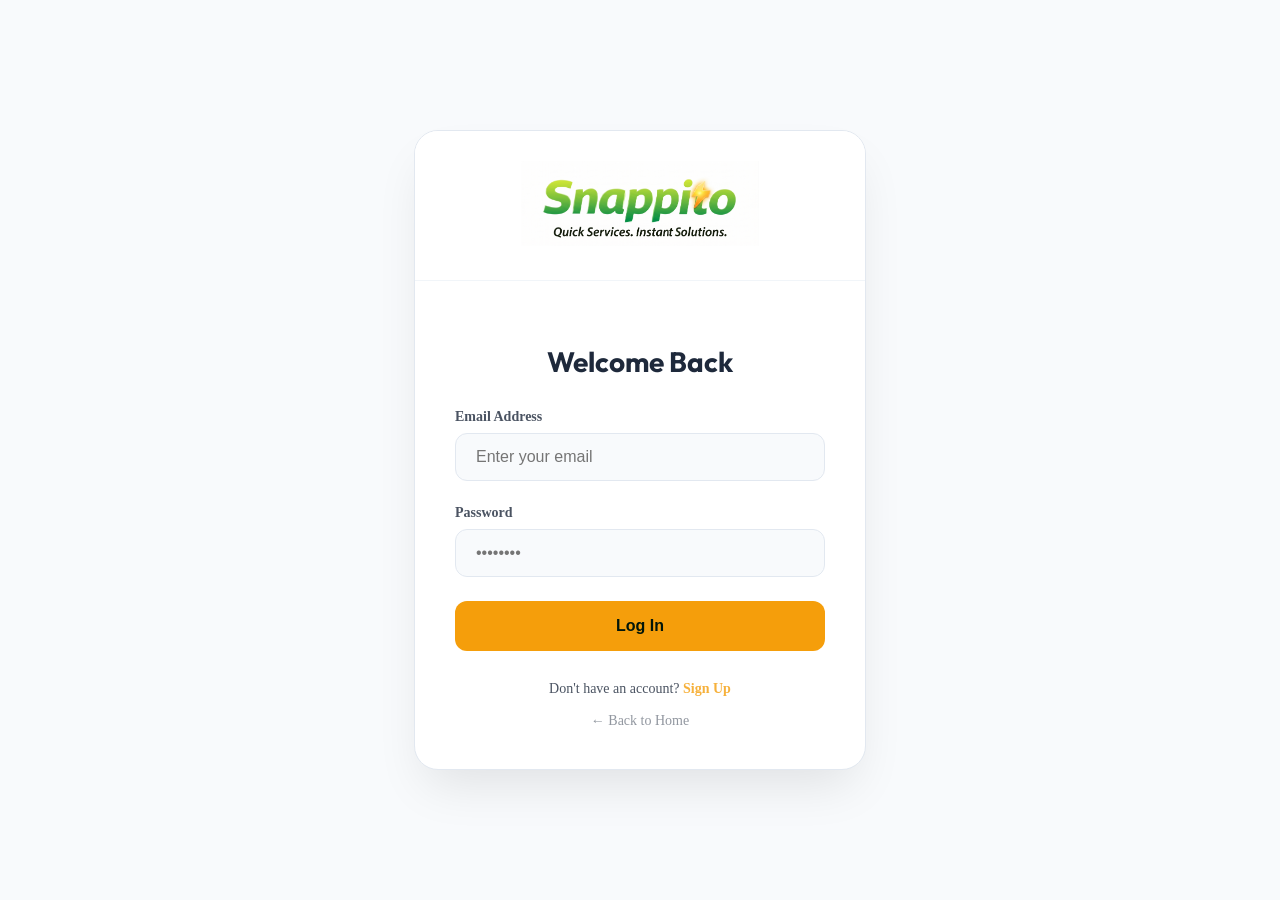
<file: dashboard.html>
<!DOCTYPE html>
<html lang="en">
<head>
  <meta charset="UTF-8">
  <meta name="viewport" content="width=device-width, initial-scale=1.0">
  <title>Dashboard - Snappito</title>
  <link href="https://fonts.googleapis.com/css2?family=Outfit:wght@400;600;800&family=Inter:wght@300;400;500;600&display=swap" rel="stylesheet">
  <link rel="stylesheet" href="https://cdnjs.cloudflare.com/ajax/libs/font-awesome/6.0.0/css/all.min.css">
  <link rel="stylesheet" href="src/components/ui/Toast.css">
  <style>
    :root {
      --primary:      #10b981;
      --primary-dark: #02160a;
      --secondary:    #f59e0b;
      --bg-slate:     #f8fafc;
      --card-bg:      #ffffff;
      --text-main:    #1e293b;
      --text-muted:   #64748b;
      --border:       #e2e8f0;
    }
    *, *::before, *::after { box-sizing: border-box; margin: 0; padding: 0; }
    body { font-family: 'Inter', sans-serif; background: var(--bg-slate); color: var(--text-main); line-height: 1.5; }
    h1, h2, h3, h4 { font-family: 'Outfit', sans-serif; }
    
    .dashboard-layout { display: grid; grid-template-columns: 280px 1fr; min-height: 100vh; }
    
    /* Sidebar */
    .sidebar { background: white; color: var(--text-main); padding: 40px 20px; display: flex; flex-direction: column; border-right: 1px solid var(--border); }
    .nav-item { padding: 16px 20px; border-radius: 12px; margin-bottom: 8px; cursor: pointer; display: flex; align-items: center; gap: 12px; transition: 0.2s; color: var(--text-muted); font-weight: 500; }
    .nav-item:hover, .nav-item.active { background: #f0fdf4; color: var(--primary); }
    .logout-btn { margin-top: auto; color: #f87171; border-top: 1px solid var(--border); padding-top: 20px; }

    /* Main Content */
    .main-content { padding: 40px 60px; overflow-y: auto; }
    .header { display: flex; justify-content: space-between; align-items: center; margin-bottom: 40px; }
    .user-pill { display: flex; align-items: center; gap: 12px; background: white; padding: 10px 20px; border-radius: 50px; box-shadow: 0 4px 6px -1px rgba(0,0,0,0.05); }
    .avatar { width: 40px; height: 40px; border-radius: 50%; object-fit: cover; }

    /* Stats Grid */
    .stats-grid { display: grid; grid-template-columns: repeat(3, 1fr); gap: 24px; margin-bottom: 40px; }
    .stat-card { background: white; padding: 30px; border-radius: 24px; border: 1px solid var(--border); }
    .stat-label { font-size: 14px; color: var(--text-muted); margin-bottom: 8px; display: block; }
    .stat-value { font-size: 32px; font-weight: 800; color: var(--primary-dark); }
    .stat-btn { margin-top: 16px; padding: 10px 20px; border-radius: 50px; border: none; background: #ecfdf5; color: var(--primary); font-weight: 600; cursor: pointer; font-size: 13px; }

    /* Tables & Cards */
    .content-card { background: white; padding: 40px; border-radius: 32px; border: 1px solid var(--border); box-shadow: 0 10px 15px -3px rgba(0,0,0,0.05); }
    .section-title { font-size: 20px; font-weight: 800; margin-bottom: 24px; display: flex; justify-content: space-between; align-items: center; }
    
    .booking-item { display: flex; align-items: center; justify-content: space-between; padding: 20px; border-radius: 16px; border: 1px solid var(--border); margin-bottom: 16px; background: #fff; transition: 0.2s; }
    .booking-item:hover { border-color: var(--primary); transform: translateX(5px); }
    .status-badge { padding: 6px 12px; border-radius: 50px; font-size: 12px; font-weight: 700; text-transform: uppercase; }
    .status-pending { background: #fffbeb; color: #d97706; }
    .status-confirmed { background: #ecfdf5; color: #059669; }

    .loader-container { position: fixed; inset: 0; background: white; z-index: 100; display: flex; align-items: center; justify-content: center; }
    .btn-secondary { background: var(--secondary); color: white; padding: 12px 24px; border-radius: 50px; border: none; font-weight: 700; cursor: pointer; }

    /* Modal */
    .modal { position: fixed; inset: 0; background: rgba(0,0,0,0.5); backdrop-filter: blur(4px); display: none; align-items: center; justify-content: center; z-index: 1000; }

    /* Role Guards */
    .hidden { display: none !important; }
  </style>
</head>
<body>

<div id="loader" class="loader-container">
    <div style="text-align: center;">
        <h2 style="font-family: 'Outfit'; color: var(--primary-dark);">Loading Dashboard...</h2>
    </div>
</div>

<div class="dashboard-layout" id="content" style="display: none;">
  <!-- Sidebar -->
  <aside class="sidebar">
    <div style="margin-bottom: 50px; cursor: pointer; height: 75px; text-align: center; display: flex; align-items: center; justify-content: center;" onclick="window.location.href='index.html'">
      <img src="src/assets/images/logo_white_bg.png" alt="Snappito" style="height: 100%; width: auto; object-fit: contain;">
    </div>
    <nav id="sidebar-nav">
      <div class="nav-item active" onclick="switchSection('overview', this)"><i class="fas fa-th-large"></i> Overview</div>
      <div class="nav-item customer-only" onclick="switchSection('bookings', this)"><i class="fas fa-calendar-alt"></i> My Bookings</div>
      <div class="nav-item pro-only pro-only-nav" style="display: none;" onclick="switchSection('pro-schedule', this)"><i class="fas fa-clipboard-check"></i> Pro Schedule</div>
      <div class="nav-item customer-only" onclick="switchSection('addresses', this)"><i class="fas fa-map-marker-alt"></i> Addresses</div>
      <div class="nav-item" onclick="switchSection('wallet', this)"><i class="fas fa-wallet"></i> Wallet History</div>
      <div class="nav-item" onclick="switchSection('settings', this)"><i class="fas fa-cog"></i> Settings</div>
    </nav>
    <div class="nav-item logout-btn" onclick="logout()"><i class="fas fa-sign-out-alt"></i> Logout</div>
  </aside>

  <!-- Main Content -->
  <main class="main-content">
    <header class="header">
      <div>
        <h1 id="welcome-text">Hi, User!</h1>
        <p style="color: var(--text-muted);">Manage your services and bookings in one place.</p>
      </div>
      <div class="user-pill">
        <span id="header-email" style="font-size: 14px; font-weight: 500;"></span>
        <img id="header-avatar" src="" alt="Avatar" class="avatar">
      </div>
    </header>

    <div id="overview-section" class="dashboard-section">
      <!-- Customer Overview Stats -->
      <div id="wallet-section" class="stats-grid customer-only">
        <div class="stat-card">
          <span class="stat-label">Wallet Balance</span>
          <div class="stat-value">₹<span id="wallet-balance">0.00</span></div>
          <button class="stat-btn" onclick="openWalletModal()">+ Top Up Wallet</button>
        </div>
        <div class="stat-card">
          <span class="stat-label">Active Bookings</span>
          <div class="stat-value" id="active-bookings-count-cust">0</div>
          <span style="font-size: 12px; color: var(--primary);">Showing next scheduled</span>
        </div>
        <div class="stat-card" style="background: var(--primary-dark); color: white;">
          <span class="stat-label" style="color: rgba(255,255,255,0.7);">Rewards Earned</span>
          <div class="stat-value" style="color: white;">₹450</div>
          <span style="font-size: 12px; color: var(--primary);">Gold Member</span>
        </div>
      </div>

      <!-- Pro Overview Stats (New) -->
      <div id="pro-stats-grid" class="stats-grid pro-only" style="display: none;">
        <div class="stat-card">
          <span class="stat-label">Jobs Assigned (Today)</span>
          <div class="stat-value" id="active-bookings-count-pro">0</div>
          <button class="stat-btn" onclick="switchSection('pro-schedule', document.querySelector('.pro-only-nav'))">View Full Schedule</button>
        </div>
        <div class="stat-card">
          <span class="stat-label">Professional Rating</span>
          <div class="stat-value">4.9/5.0</div>
          <span style="font-size: 12px; color: var(--secondary);">Top Rated Expert</span>
        </div>
        <div class="stat-card" style="background: var(--primary-dark); color: white;">
          <span class="stat-label" style="color: rgba(255,255,255,0.7);">Earnings (This Month)</span>
          <div class="stat-value" style="color: white;">₹12,450</div>
          <span style="font-size: 12px; color: var(--primary);">Payout scheduled for 25th</span>
        </div>
      </div>

      <div class="content-card customer-only">
        <div class="section-title">
          <span>Recent Bookings</span>
          <button id="new-booking-btn" class="btn-secondary" style="font-size: 13px; padding: 8px 20px;" onclick="window.location.href='index.html#services'">New Booking</button>
        </div>
        <div id="booking-list-small"></div>
      </div>
      
      <!-- Pro Shortcut Card (New) -->
      <div class="content-card pro-only" style="display: none;">
        <div class="section-title">
           <span>Job Overview</span>
           <span style="font-size: 12px; font-weight: normal; color: var(--text-muted);">Real-time assignment feed</span>
        </div>
        <div id="pro-schedule-preview" style="display: grid; gap: 10px;">
             <!-- Preview of next job will be injected here -->
             <p style="color: var(--text-muted);">Please use the "Pro Schedule" tab for full job management.</p>
        </div>
      </div>
    </div>

    <div id="bookings-section" class="dashboard-section" style="display: none;">
      <div class="content-card">
        <div class="section-title"><span>Full Booking History</span></div>
        <div id="booking-list-full"></div>
      </div>
    </div>

    <div id="addresses-section" class="dashboard-section" style="display: none;">
      <div class="content-card">
        <div class="section-title">
          <span>My Saved Addresses</span>
          <button class="stat-btn" onclick="openAddressModal()">+ Add New</button>
        </div>
        <div id="address-list-full" style="display: grid; grid-template-columns: 1fr 1fr; gap: 20px;"></div>
      </div>
    </div>

    <!-- Pro Section -->
    <div id="pro-schedule-section" class="dashboard-section" style="display: none;">
      <div class="content-card">
        <div class="section-title">
          <span>Upcoming Assigned Jobs</span>
          <span style="font-size: 13px; font-weight: normal; color: var(--text-muted);"><i class="fas fa-sync-alt" onclick="window.loadProSchedule && window.loadProSchedule()" style="cursor: pointer;"></i> Refresh</span>
        </div>
        <div id="pro-schedule-list" style="display: grid; gap: 15px;"></div>
      </div>
    </div>
    
    <div style="text-align: center; padding: 20px; opacity: 0.3; font-size: 10px; font-weight: 800;">DASHBOARD v3.0 ACTIVE</div>
  </main>
</div>

<!-- Modals -->
<div id="wallet-modal" class="modal">
    <div class="content-card" style="width: 400px;">
        <h3>Top Up Wallet</h3>
        <p style="margin-bottom: 20px; font-size: 14px; color: var(--text-muted);">Funds are added instantly to your Snappito wallet.</p>
        <input type="number" id="topup-amount" placeholder="Enter amount (Min ₹100)" style="width: 100%; padding: 15px; border-radius: 12px; border: 1px solid var(--border); margin-bottom: 20px;">
        <div style="display: flex; gap: 10px;">
            <button class="btn-secondary" style="flex: 1;" onclick="handleTopup()">Proceed</button>
            <button class="stat-btn" style="flex: 1;" onclick="closeModal('wallet-modal')">Cancel</button>
        </div>
    </div>
</div>

<div id="address-modal" class="modal">
    <div class="content-card" style="width: 500px;">
        <h3>Add New Address</h3>
        <p style="margin-bottom: 20px; font-size: 14px; color: var(--text-muted);">Save your location for faster service bookings.</p>
        <div style="display: grid; gap: 12px;">
            <input type="text" id="addr-label" placeholder="Address Label (e.g. Home, Office, Parents)" style="padding: 12px; border-radius: 8px; border: 1px solid var(--border);">
            <div style="display: grid; grid-template-columns: 1fr 1fr; gap: 12px;">
                <input type="text" id="addr-hno" placeholder="House / Flat No." style="padding: 12px; border-radius: 8px; border: 1px solid var(--border);">
                <input type="text" id="addr-landmark" placeholder="Landmark" style="padding: 12px; border-radius: 8px; border: 1px solid var(--border);">
            </div>
            <input type="text" id="addr-area" placeholder="Area / Locality / Sector" style="padding: 12px; border-radius: 8px; border: 1px solid var(--border);">
            <div style="display: grid; grid-template-columns: 1fr 1fr; gap: 12px;">
                <input type="text" id="addr-city" placeholder="City" style="padding: 12px; border-radius: 8px; border: 1px solid var(--border);">
                <input type="text" id="addr-state" placeholder="State" style="padding: 12px; border-radius: 8px; border: 1px solid var(--border);">
            </div>
            <input type="text" id="addr-zip" placeholder="Zip Code (6 Digits)" maxlength="6" style="padding: 12px; border-radius: 8px; border: 1px solid var(--border);">
            <div style="display: flex; align-items: center; gap: 10px; margin: 10px 0;">
                <input type="checkbox" id="addr-default"> <span>Set as default address</span>
            </div>
        </div>
        <div style="display: flex; gap: 10px; margin-top: 20px;">
            <button class="btn-secondary" style="flex: 1;" onclick="submitAddress()">Save Address</button>
            <button class="stat-btn" style="flex: 1;" onclick="closeModal('address-modal')">Cancel</button>
        </div>
    </div>
</div>

<script src="src/components/ui/Toast.js"></script>
<script>
    window.switchSection = (section, el) => {
        // 1. Force active state
        const items = document.getElementsByClassName('nav-item');
        for (let i = 0; i < items.length; i++) { items[i].classList.remove('active'); }
        el.classList.add('active');

        // 2. Force hide all specific IDs
        const sections = ['overview-section', 'bookings-section', 'addresses-section', 'pro-schedule-section'];
        sections.forEach(id => {
            const s = document.getElementById(id);
            if (s) s.style.display = 'none';
        });

        // 3. Force show target
        const targetId = section + '-section';
        const target = document.getElementById(targetId);
        if (target) {
            target.style.display = 'block';
        } else {
            document.getElementById('overview-section').style.display = 'block';
        }
    };
</script>
<script type="module" src="src/app/Dashboard.js?v=3.0"></script>
</body>
</html>
</file>
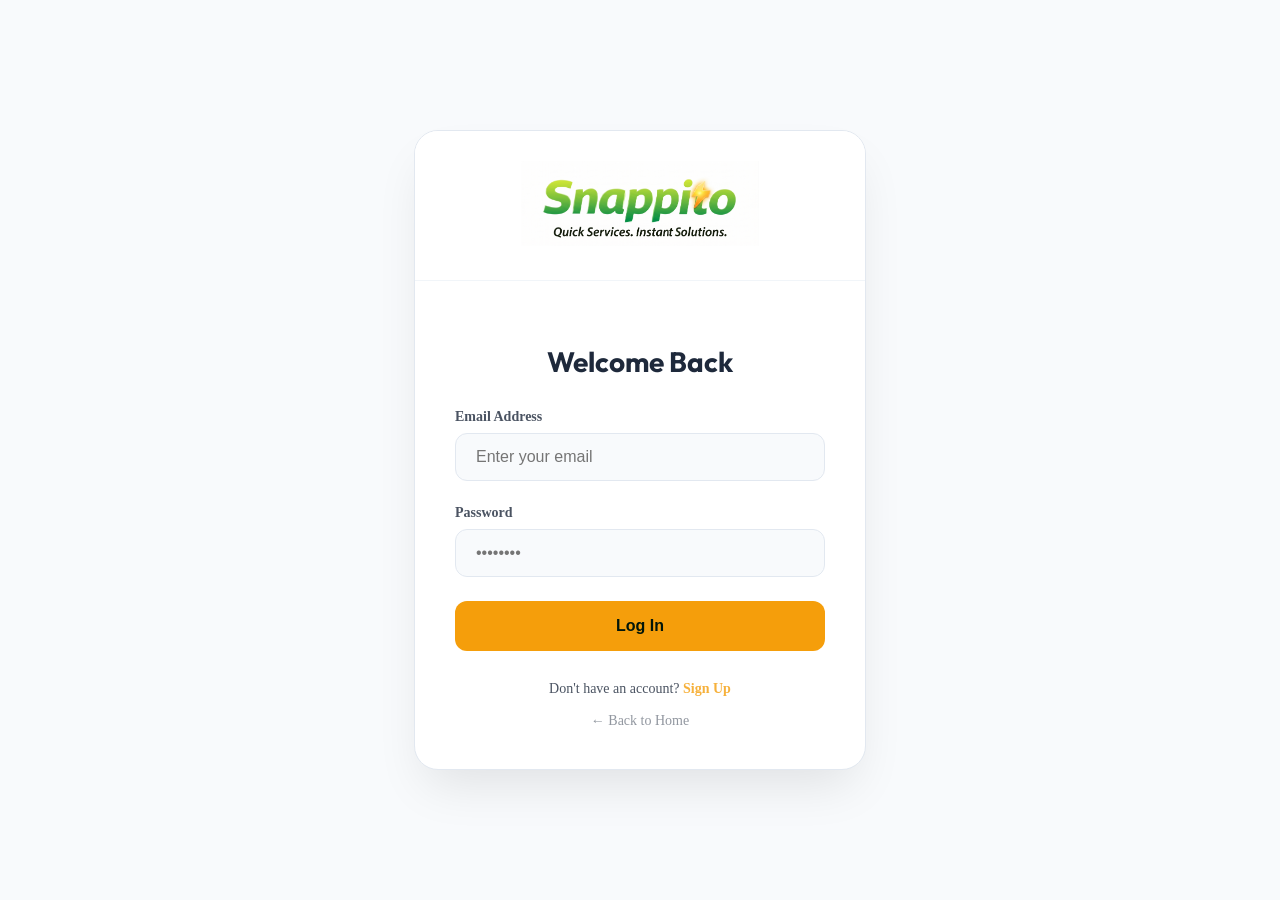
<file: login.html>
<!DOCTYPE html>
<html lang="en">
<head>
  <meta charset="UTF-8">
  <meta name="viewport" content="width=device-width, initial-scale=1.0">
  <title>Login - Snappito</title>
  <link href="https://fonts.googleapis.com/css2?family=Outfit:wght@800&family=Inter:wght@400;600&display=swap" rel="stylesheet">
  <link rel="stylesheet" href="index.css">
  <link rel="stylesheet" href="src/components/ui/Toast.css">
  <style>
    body {
      background-color: #f8fafc;
      display: flex;
      align-items: center;
      justify-content: center;
      min-height: 100vh;
      margin: 0;
      color: #1e293b;
    }
    .auth-card {
      background: white;
      width: 100%;
      max-width: 450px;
      border-radius: 24px;
      overflow: hidden;
      box-shadow: 0 25px 50px -12px rgba(0,0,0,0.1);
      border: 1px solid #e2e8f0;
    }
    .auth-header {
      background: white;
      padding: 30px;
      text-align: center;
      border-bottom: 1px solid #f1f5f9;
    }
    .auth-body {
      padding: 40px;
    }
    h2 { font-family: 'Outfit'; margin-bottom: 30px; font-size: 28px; text-align: center; }
    .input-group { margin-bottom: 24px; }
    label { display: block; margin-bottom: 8px; font-weight: 600; font-size: 14px; opacity: 0.8; }
    input {
      width: 100%;
      padding: 14px 20px;
      border-radius: 12px;
      border: 1px solid #e2e8f0;
      background: #f8fafc;
      color: #1e293b;
      font-size: 16px;
      outline: none;
      transition: 0.3s;
      box-sizing: border-box;
    }
    input:focus { border-color: var(--primary); background: rgba(0,0,0,0.3); }
    .btn {
      width: 100%;
      padding: 16px;
      border-radius: 12px;
      border: none;
      background: var(--secondary);
      color: var(--primary-dark);
      font-weight: 800;
      font-size: 16px;
      cursor: pointer;
      transition: 0.3s;
    }
    .btn:hover { transform: translateY(-2px); box-shadow: 0 10px 20px rgba(0,0,0,0.2); }
  </style>
</head>
<body>
<div class="auth-card">
  <div class="auth-header">
    <img src="src/assets/images/logo_white.png" alt="Snappito" style="height: 85px; cursor: pointer;" onclick="window.location.href='index.html'">
  </div>
  <div class="auth-body">
    <h2>Welcome Back</h2>
    <form id="loginForm">
      <div class="input-group">
        <label>Email Address</label>
        <input type="email" id="email" placeholder="Enter your email" required>
      </div>
      <div class="input-group">
        <label>Password</label>
        <input type="password" id="password" placeholder="••••••••" required>
      </div>
      <button type="submit" class="btn" id="submitBtn">Log In</button>
    </form>
    <div style="margin-top: 30px; text-align: center; font-size: 14px; opacity: 0.8;">
      Don't have an account? <a href="signup.html" style="color: var(--secondary); text-decoration: none; font-weight: 700;">Sign Up</a><br><br>
      <a href="index.html" style="text-decoration: none; color: inherit; opacity: 0.6;">← Back to Home</a>
    </div>
  </div>
</div>
<script src="src/components/ui/Toast.js"></script>
<script type="module" src="src/app/Auth.js"></script>
</body>
</html>
</file>
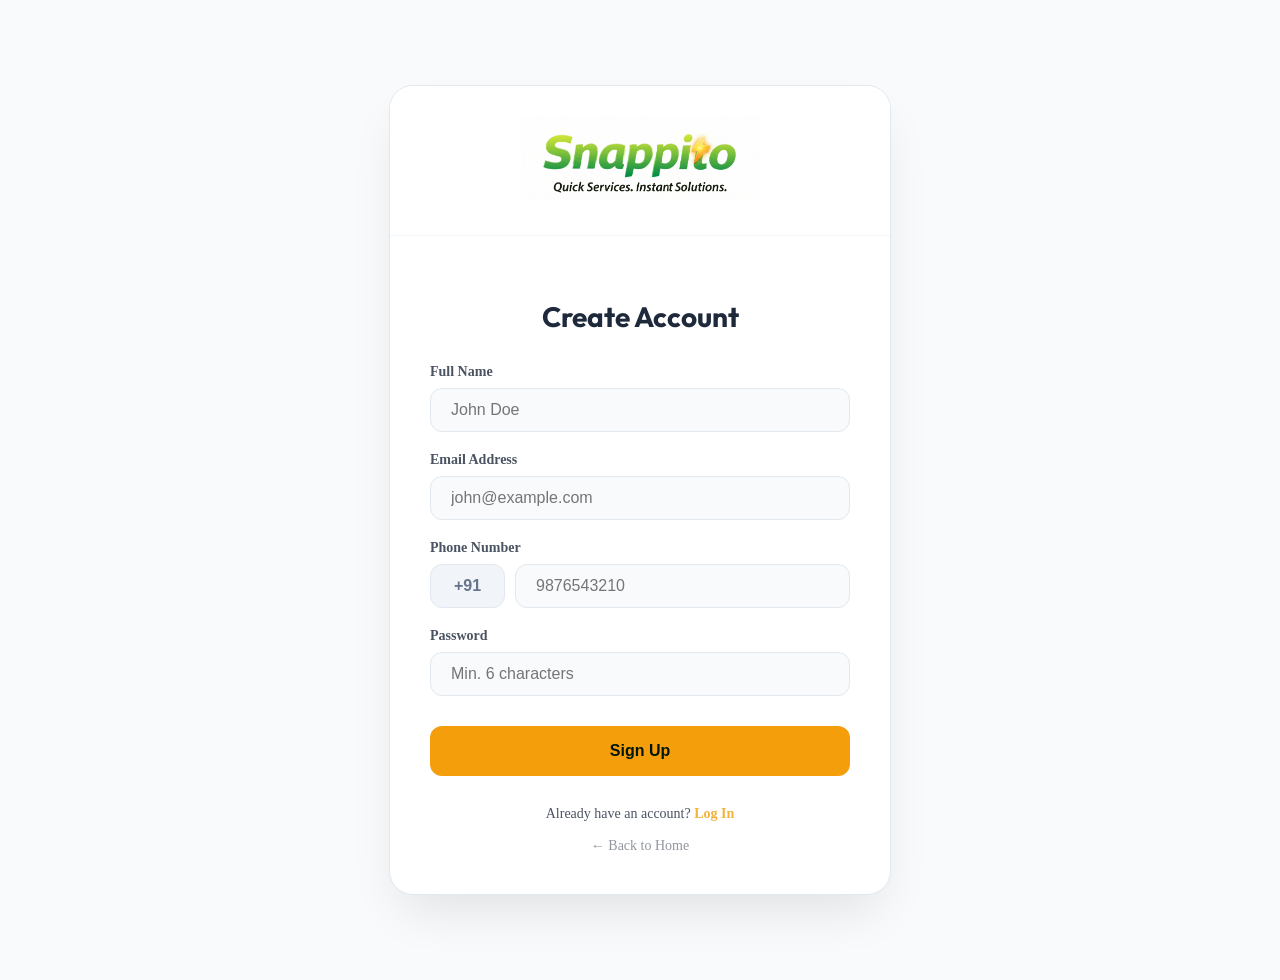
<file: signup.html>
<!DOCTYPE html>
<html lang="en">
<head>
  <meta charset="UTF-8">
  <meta name="viewport" content="width=device-width, initial-scale=1.0">
  <title>Sign Up - Snappito</title>
  <link href="https://fonts.googleapis.com/css2?family=Outfit:wght@800&family=Inter:wght@400;600&display=swap" rel="stylesheet">
  <link rel="stylesheet" href="index.css">
  <link rel="stylesheet" href="src/components/ui/Toast.css">
  <style>
    body {
      background-color: #f8fafc;
      display: flex;
      align-items: center;
      justify-content: center;
      min-height: 100vh;
      margin: 0;
      color: #1e293b;
      padding: 40px 20px;
    }
    .auth-card {
      background: white;
      width: 100%;
      max-width: 500px;
      border-radius: 24px;
      overflow: hidden;
      box-shadow: 0 25px 50px -12px rgba(0,0,0,0.1);
      border: 1px solid #e2e8f0;
    }
    .auth-header {
      background: white;
      padding: 30px;
      text-align: center;
      border-bottom: 1px solid #f1f5f9;
    }
    .auth-body {
      padding: 40px;
    }
    h2 { font-family: 'Outfit'; margin-bottom: 30px; font-size: 28px; text-align: center; }
    .input-group { margin-bottom: 20px; }
    label { display: block; margin-bottom: 8px; font-weight: 600; font-size: 14px; opacity: 0.8; }
    input {
      width: 100%;
      padding: 12px 20px;
      border-radius: 12px;
      border: 1px solid #e2e8f0;
      background: #f8fafc;
      color: #1e293b;
      font-size: 16px;
      outline: none;
      transition: 0.3s;
      box-sizing: border-box;
    }
    input:focus { border-color: var(--primary); background: rgba(0,0,0,0.3); }
    .btn {
      width: 100%;
      padding: 16px;
      border-radius: 12px;
      border: none;
      background: var(--secondary);
      color: var(--primary-dark);
      font-weight: 800;
      font-size: 16px;
      cursor: pointer;
      transition: 0.3s;
      margin-top: 10px;
    }
    .btn:hover { transform: translateY(-2px); box-shadow: 0 10px 20px rgba(0,0,0,0.2); }
  </style>
</head>
<body>
<div class="auth-card">
  <div class="auth-header">
    <img src="src/assets/images/logo_white.png" alt="Snappito" style="height: 85px; cursor: pointer;" onclick="window.location.href='index.html'">
  </div>
  <div class="auth-body">
    <h2>Create Account</h2>
    <form id="signupForm">
      <div class="input-group">
        <label>Full Name</label>
        <input type="text" id="fullname" placeholder="John Doe" required>
      </div>
      <div class="input-group">
        <label>Email Address</label>
        <input type="email" id="email" placeholder="john@example.com" required>
      </div>
      <div class="input-group">
        <label>Phone Number</label>
        <div style="display: flex; gap: 10px;">
          <input type="text" value="+91" disabled style="width: 75px; text-align: center; background: #f1f5f9; border: 1px solid #e2e8f0; color: #64748b; font-weight: 700;">
          <input type="tel" id="phone" placeholder="9876543210" required pattern="[0-9]{10}">
        </div>
      </div>
      <div class="input-group">
        <label>Password</label>
        <input type="password" id="password" placeholder="Min. 6 characters" required minlength="6">
      </div>
      <button type="submit" class="btn" id="submitBtn">Sign Up</button>
    </form>
    <div style="margin-top: 30px; text-align: center; font-size: 14px; opacity: 0.8;">
      Already have an account? <a href="login.html" style="color: var(--secondary); text-decoration: none; font-weight: 700;">Log In</a><br><br>
      <a href="index.html" style="text-decoration: none; color: inherit; opacity: 0.6;">← Back to Home</a>
    </div>
  </div>
</div>
<script src="src/components/ui/Toast.js"></script>
<script type="module" src="src/app/Auth.js"></script>
<script>
    const phoneInput = document.getElementById('phone');
    if (phoneInput) {
        phoneInput.addEventListener('input', function(e) {
            this.value = this.value.replace(/\D/g, '').substring(0, 10);
        });
    }
</script>
</body>
</html>
</file>
<file: src/components/ui/Toast.css>
#toast-container {
  position: fixed;
  top: 20px;
  right: 20px;
  z-index: 9999;
  display: flex;
  flex-direction: column;
  gap: 10px;
}
.toast {
  background: rgba(2, 44, 34, 0.9);
  backdrop-filter: blur(10px);
  border: 1px solid rgba(255, 255, 255, 0.2);
  color: white;
  padding: 15px 25px;
  border-radius: 10px;
  font-family: 'Inter', sans-serif;
  font-size: 15px;
  font-weight: 500;
  box-shadow: 0 10px 30px rgba(0,0,0,0.5);
  transform: translateX(120%);
  opacity: 0;
  transition: all 0.4s cubic-bezier(0.175, 0.885, 0.32, 1.275);
  display: flex;
  align-items: center;
  gap: 12px;
}
.toast.show {
  transform: translateX(0);
  opacity: 1;
}
.toast-icon {
  font-size: 18px;
}
.toast.success { border-left: 5px solid #10b981; }
.toast.error { border-left: 5px solid #ef4444; }
.toast.info { border-left: 5px solid #3b82f6; }
</file>
<file: index.css>
:root {
    --primary: #10b981;
    --primary-dark: #02160a;
    --brand-green: #10b981;
    --secondary: #f59e0b;
    --secondary-dark: #d97706;
    --bg-light: #f8fafc;
    --bg-white: #ffffff;
    --text-main: #1e293b;
    --text-muted: #64748b;
    --border-light: #e2e8f0;
    --shadow-sm: 0 4px 6px -1px rgba(0,0,0,0.05);
    --shadow-md: 0 10px 15px -3px rgba(0,0,0,0.08);
}

/* Glowing Animations */
@keyframes glow-red {
    0% { box-shadow: 0 0 5px rgba(239, 68, 68, 0.4); }
    50% { box-shadow: 0 0 15px rgba(239, 68, 68, 0.7); }
    100% { box-shadow: 0 0 5px rgba(239, 68, 68, 0.4); }
}

@keyframes glow-amber {
    0% { box-shadow: 0 0 5px rgba(245, 158, 11, 0.4); }
    50% { box-shadow: 0 0 15px rgba(245, 158, 11, 0.7); }
    100% { box-shadow: 0 0 5px rgba(245, 158, 11, 0.4); }
}

@keyframes glow-green {
    0% { box-shadow: 0 0 5px rgba(16, 185, 129, 0.4); }
    50% { box-shadow: 0 0 15px rgba(16, 185, 129, 0.7); }
    100% { box-shadow: 0 0 5px rgba(16, 185, 129, 0.4); }
}

.glow-unassigned { animation: glow-red 2s ease-in-out infinite; background: #fee2e2; color: #b91c1c; }
.glow-en-route { animation: glow-amber 2s ease-in-out infinite; background: #fef3c7; color: #92400e; }
.glow-started { animation: glow-amber 2.5s ease-in-out infinite; background: #e0f2fe; color: #075985; }
.glow-completed { background: #d1fae5; color: #065f46; border: 1px solid rgba(16, 185, 129, 0.2); }

/* Charts Container */
.chart-container {
    background: white;
    padding: 30px;
    border-radius: 20px;
    box-shadow: var(--shadow-md);
    margin-bottom: 30px;
    min-height: 300px;
}

.chart-title {
    font-size: 16px;
    font-weight: 700;
    color: var(--text-main);
    margin-bottom: 20px;
    display: flex;
    align-items: center;
    gap: 10px;
}

/* Metric Cards Refinement */
.stat-card {
    transition: transform 0.3s ease, box-shadow 0.3s ease;
}

.stat-card:hover {
    transform: translateY(-5px);
    box-shadow: 0 20px 25px -5px rgba(0, 0, 0, 0.1);
}

/* Mobile Responsiveness Refinements */
@media (max-width: 1024px) {
    .stats-grid {
        grid-template-columns: repeat(2, 1fr);
    }
    .analytics-grid {
        grid-template-columns: 1fr;
    }
}

@media (max-width: 640px) {
    .stats-grid {
        grid-template-columns: 1fr;
    }
    .admin-header {
        padding: 15px 20px;
    }
    .admin-content {
        padding: 20px;
    }
    .chart-container {
        padding: 15px;
    }
}
</file>
